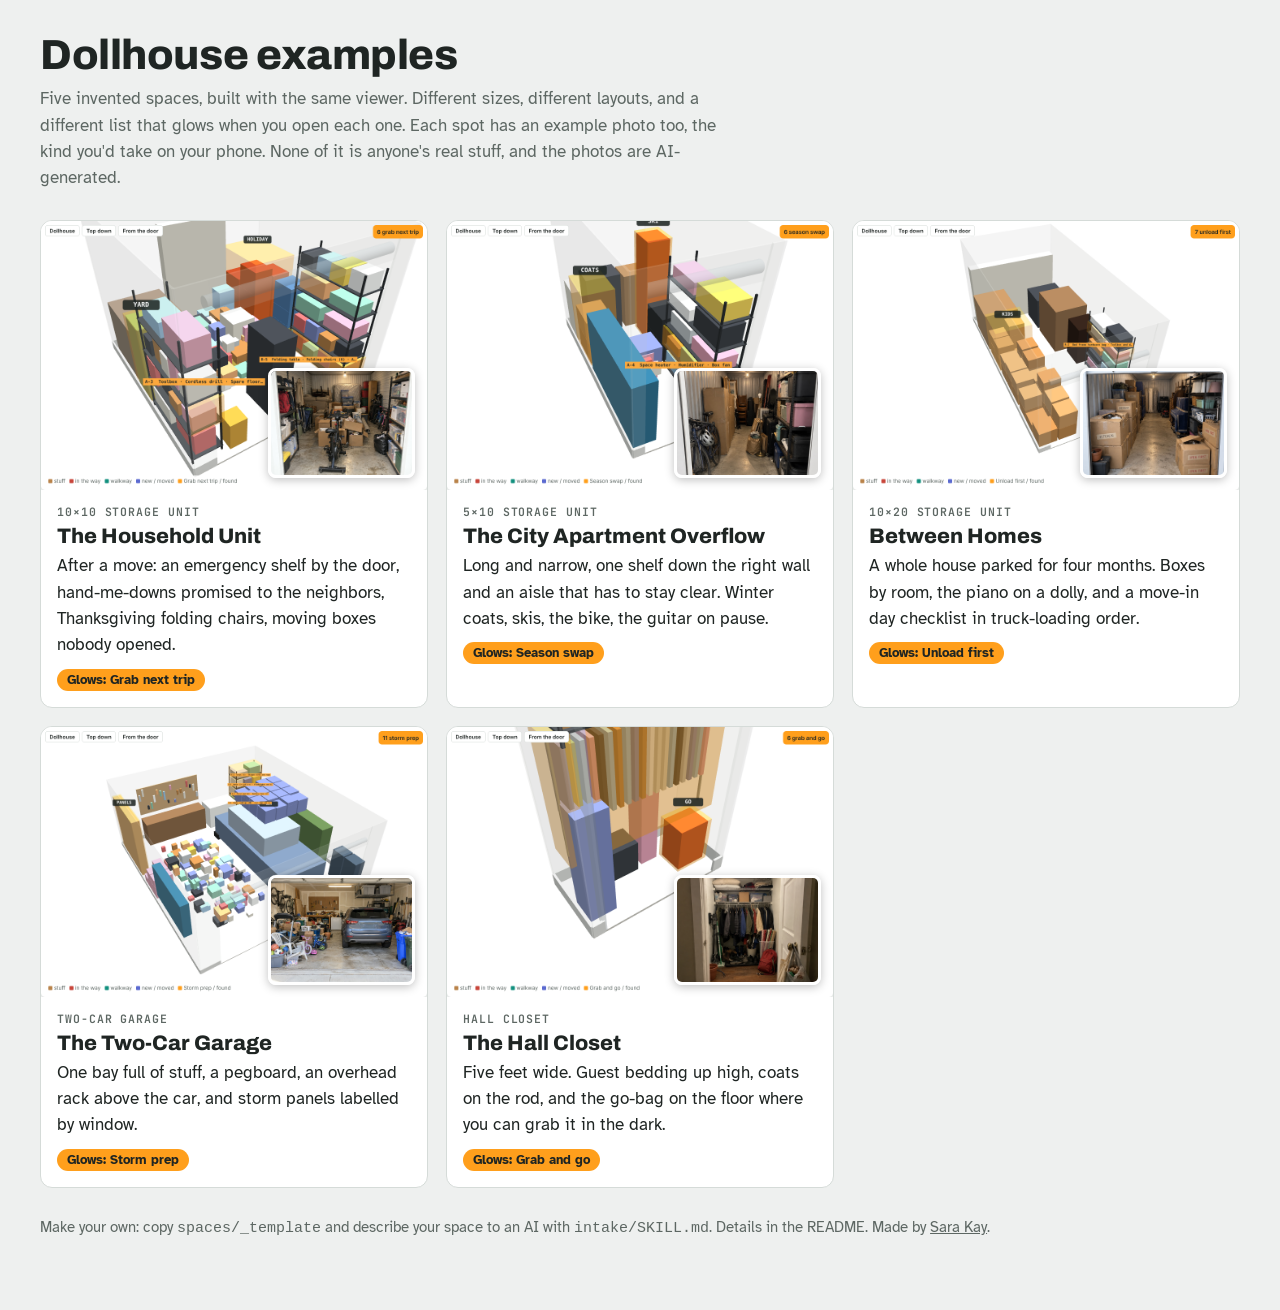
<file: index.html>
<!doctype html>
<html lang="en">
<head>
<meta charset="utf-8">
<meta name="viewport" content="width=device-width, initial-scale=1">
<title>Dollhouse Examples</title>
<link rel="stylesheet" href="https://fonts.googleapis.com/css2?family=Archivo:wght@500;700;800&family=Atkinson+Hyperlegible:wght@400;700&family=JetBrains+Mono:wght@400;600&display=swap">
<style>
:root{--bg:#eef0ef;--panel:#fff;--fg:#1f2523;--muted:#5d6763;--line:#d5dbd8;--glow:#ff9f1c;--chip:#e4e9e7;
  --f-display:"Archivo","Helvetica Neue",Arial,sans-serif;--f-body:"Atkinson Hyperlegible",system-ui,sans-serif;--f-mono:"JetBrains Mono",ui-monospace,Menlo,monospace}
@media (prefers-color-scheme:dark){:root:not([data-theme="light"]){--bg:#161a19;--panel:#1f2523;--fg:#e8ecea;--muted:#9aa5a0;--line:#323a37;--chip:#2a312f;color-scheme:dark}}
:root[data-theme="dark"]{--bg:#161a19;--panel:#1f2523;--fg:#e8ecea;--muted:#9aa5a0;--line:#323a37;--chip:#2a312f;color-scheme:dark}
*{box-sizing:border-box}
body{margin:0;background:var(--bg);color:var(--fg);font:17px/1.55 var(--f-body)}
main{width:min(100% - 32px,1200px);margin:0 auto;padding:32px 0 56px}
h1{font:800 clamp(28px,4vw,42px)/1.1 var(--f-display);margin:0 0 8px;letter-spacing:-.01em}
.lede{color:var(--muted);max-width:64ch;margin:0 0 28px}
.grid{display:grid;grid-template-columns:repeat(auto-fill,minmax(340px,1fr));gap:18px}
a.card{display:flex;flex-direction:column;background:var(--panel);border:1px solid var(--line);border-radius:12px;overflow:hidden;color:inherit;text-decoration:none}
a.card:hover{border-color:var(--muted)}
a.card:focus-visible{outline:2px solid var(--glow);outline-offset:3px}
.pic{position:relative}
.card .map{width:100%;aspect-ratio:950/664;object-fit:cover;background:var(--chip);display:block}
.card .photo{position:absolute;right:12px;bottom:12px;width:38%;aspect-ratio:4/3;object-fit:cover;border:3px solid #fff;border-radius:8px;box-shadow:0 2px 10px rgba(0,0,0,.25)}
.card .body{padding:14px 16px 16px;display:flex;flex-direction:column;gap:6px}
.eyebrow{font:600 11.5px var(--f-mono);letter-spacing:.08em;text-transform:uppercase;color:var(--muted)}
.card h2{font:800 21px var(--f-display);margin:0}
.card p{margin:0}
.glow{align-self:flex-start;margin-top:4px;font:700 13px var(--f-body);background:var(--glow);color:#1f2523;padding:3px 10px;border-radius:999px}
.foot{margin-top:28px;color:var(--muted);font-size:15px}
.foot a{color:inherit}
</style>
</head>
<body>
<main>
  <h1>Dollhouse examples</h1>
  <p class="lede">Five invented spaces, built with the same viewer. Different sizes, different layouts, and a different list that glows when you open each one. Each spot has an example photo too, the kind you'd take on your phone. None of it is anyone's real stuff, and the photos are AI-generated.</p>
  <div class="grid">
    <a class="card" href="spaces/1-household-10x10/index.html">
      <div class="pic"><img class="map" src="docs/1-household-10x10.png" alt="3D view of a 10 by 10 storage unit with two metal shelves, furniture and holiday bins"><img class="photo" src="spaces/1-household-10x10/photos/door.jpg" alt="Example photo from the door"></div>
      <div class="body"><div class="eyebrow">10×10 storage unit</div><h2>The Household Unit</h2>
        <p>After a move: an emergency shelf by the door, hand-me-downs promised to the neighbors, Thanksgiving folding chairs, moving boxes nobody opened.</p>
        <span class="glow">Glows: Grab next trip</span></div>
    </a>
    <a class="card" href="spaces/2-city-5x10/index.html">
      <div class="pic"><img class="map" src="docs/2-city-5x10.png" alt="3D view of a long narrow 5 by 10 storage unit with a shelf down one wall"><img class="photo" src="spaces/2-city-5x10/photos/door.jpg" alt="Example photo from the door"></div>
      <div class="body"><div class="eyebrow">5×10 storage unit</div><h2>The City Apartment Overflow</h2>
        <p>Long and narrow, one shelf down the right wall and an aisle that has to stay clear. Winter coats, skis, the bike, the guitar on pause.</p>
        <span class="glow">Glows: Season swap</span></div>
    </a>
    <a class="card" href="spaces/3-between-homes-10x20/index.html">
      <div class="pic"><img class="map" src="docs/3-between-homes-10x20.png" alt="3D view of a deep 10 by 20 storage unit packed with boxes and furniture"><img class="photo" src="spaces/3-between-homes-10x20/photos/door.jpg" alt="Example photo from the door"></div>
      <div class="body"><div class="eyebrow">10×20 storage unit</div><h2>Between Homes</h2>
        <p>A whole house parked for four months. Boxes by room, the piano on a dolly, and a move-in day checklist in truck-loading order.</p>
        <span class="glow">Glows: Unload first</span></div>
    </a>
    <a class="card" href="spaces/4-two-car-garage/index.html">
      <div class="pic"><img class="map" src="docs/4-two-car-garage.png" alt="3D view of a two-car garage with one car parked and the other bay full"><img class="photo" src="spaces/4-two-car-garage/photos/door.jpg" alt="Example photo from the door"></div>
      <div class="body"><div class="eyebrow">Two-car garage</div><h2>The Two-Car Garage</h2>
        <p>One bay full of stuff, a pegboard, an overhead rack above the car, and storm panels labelled by window.</p>
        <span class="glow">Glows: Storm prep</span></div>
    </a>
    <a class="card" href="spaces/5-hall-closet/index.html">
      <div class="pic"><img class="map" src="docs/5-hall-closet.png" alt="3D view of a small hall closet with shelves, coats and a red go-bag"><img class="photo" src="spaces/5-hall-closet/photos/door.jpg" alt="Example photo from the door"></div>
      <div class="body"><div class="eyebrow">Hall closet</div><h2>The Hall Closet</h2>
        <p>Five feet wide. Guest bedding up high, coats on the rod, and the go-bag on the floor where you can grab it in the dark.</p>
        <span class="glow">Glows: Grab and go</span></div>
    </a>
  </div>
  <p class="foot">Make your own: copy <code>spaces/_template</code> and describe your space to an AI with <code>intake/SKILL.md</code>. Details in the README. Made by <a href="https://sarakay.me">Sara Kay</a>.</p>
</main>
</body>
</html>
</file>
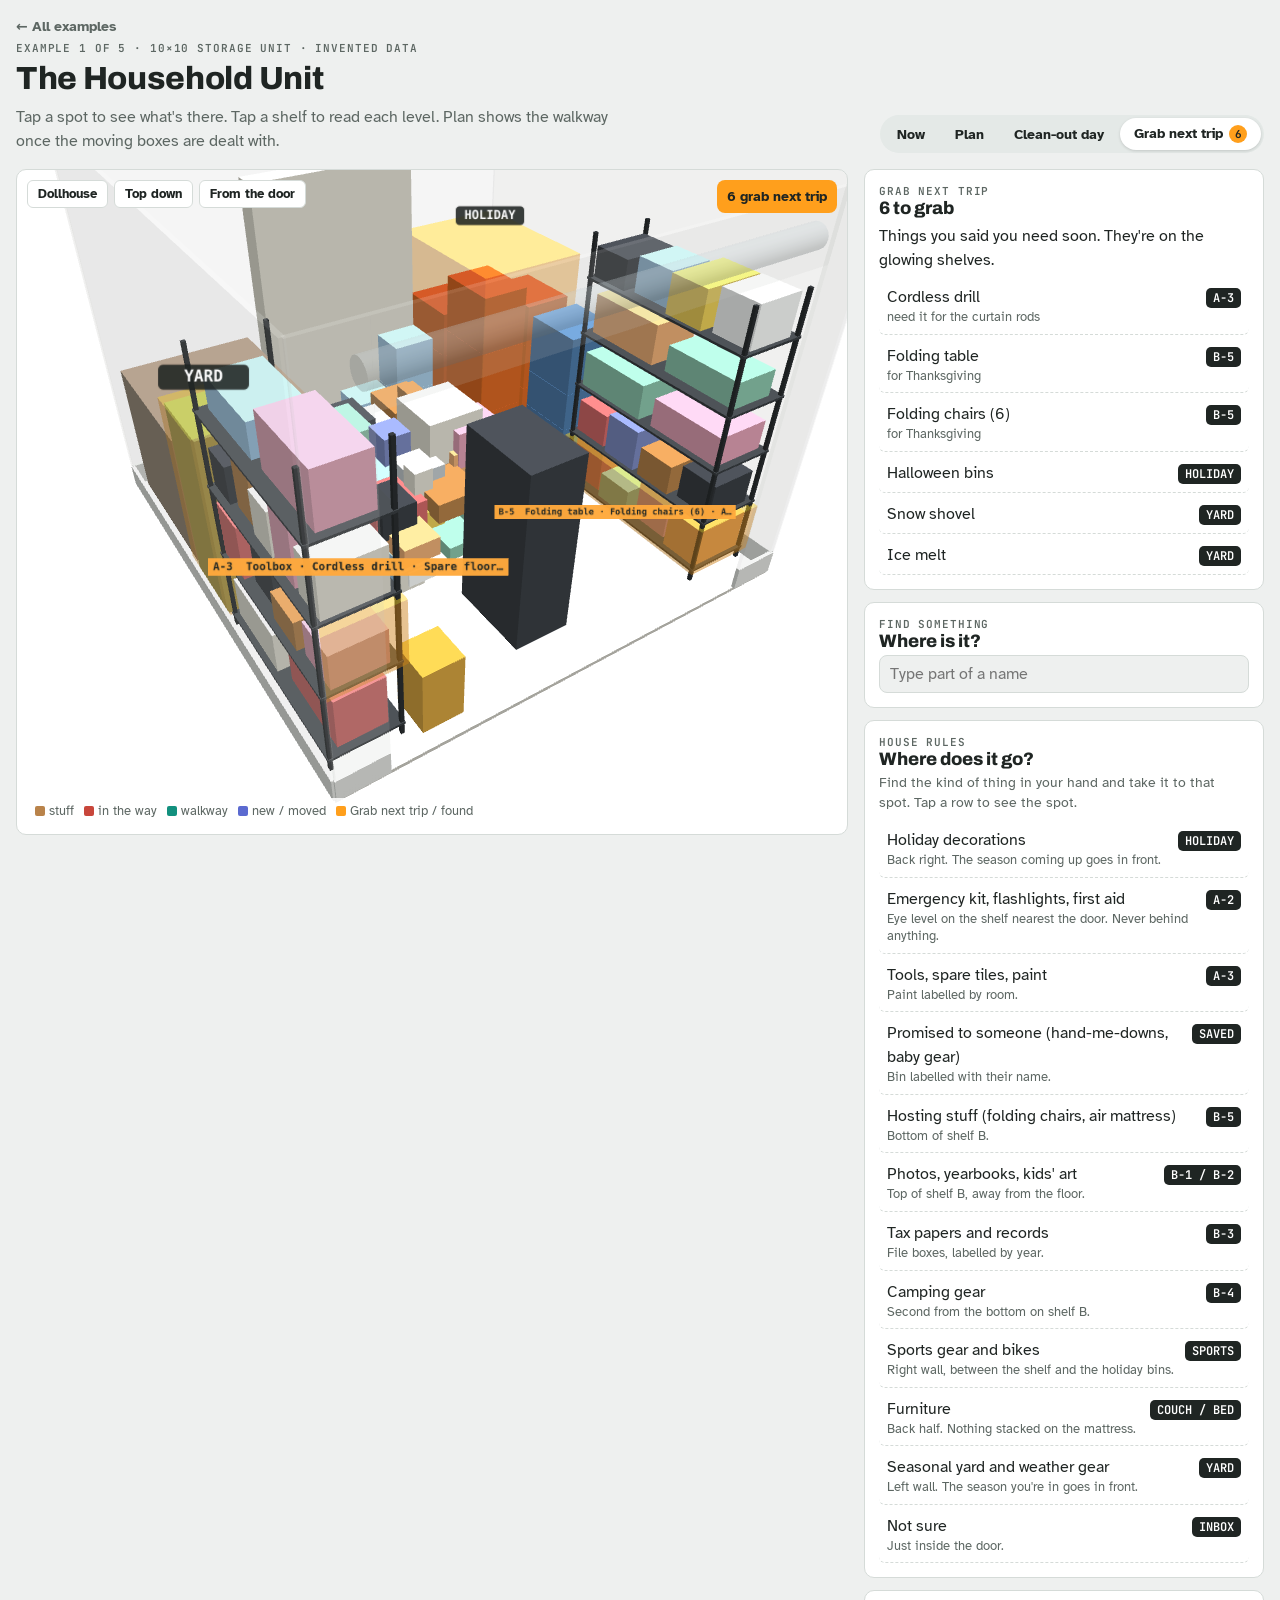
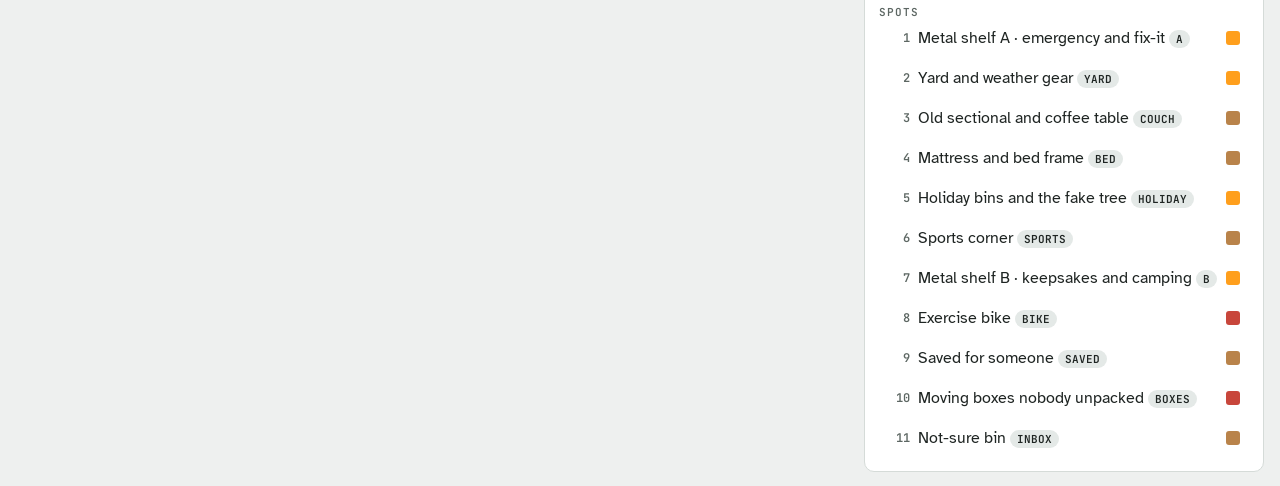
<file: spaces/1-household-10x10/index.html>
<!doctype html>
<html lang="en">
<head>
<meta charset="utf-8">
<meta name="viewport" content="width=device-width, initial-scale=1">
<title>Dollhouse</title>
<link rel="stylesheet" href="https://fonts.googleapis.com/css2?family=Archivo:wght@500;700;800&family=Atkinson+Hyperlegible:wght@400;700&family=JetBrains+Mono:wght@400;600&display=swap">
<link rel="stylesheet" href="../../viewer/dollhouse.css">
</head>
<body>
<div id="dollhouse"></div>
<!-- three.js is bundled in viewer/vendor so this works offline; fonts fall back to system fonts without internet -->
<script src="../../viewer/vendor/three.min.js"></script>
<script src="../../viewer/vendor/OrbitControls.js"></script>
<!-- this space's data: edit these two (items.js is generated from items.csv) -->
<script src="space.js"></script>
<script src="items.js"></script>
<script src="../../viewer/dollhouse.js"></script>
</body>
</html>
</file>
<file: viewer/dollhouse.css>
/* Dollhouse viewer styles. Colours are tokens so a space can override them in its own index.html. */
:root{
  --bg:#eef0ef; --panel:#ffffff; --fg:#1f2523; --muted:#5d6763; --line:#d5dbd8;
  --kraft:#b9834a; --steel:#7d8a92; --path:#12907e; --block:#c8463b; --plan:#5b6ad0;
  --glow:#ff9f1c; --chip:#e4e9e7;
  --f-display:"Archivo","Helvetica Neue",Arial,sans-serif;
  --f-body:"Atkinson Hyperlegible",system-ui,sans-serif;
  --f-mono:"JetBrains Mono",ui-monospace,Menlo,monospace;
}
@media (prefers-color-scheme: dark){:root:not([data-theme="light"]){
  --bg:#161a19; --panel:#1f2523; --fg:#e8ecea; --muted:#9aa5a0; --line:#323a37;
  --kraft:#d39b5d; --steel:#9aa7ae; --path:#2cc2aa; --block:#ec6a5e; --plan:#8f9bf0; --glow:#ffb547; --chip:#2a312f; color-scheme:dark}}
:root[data-theme="dark"]{
  --bg:#161a19; --panel:#1f2523; --fg:#e8ecea; --muted:#9aa5a0; --line:#323a37;
  --kraft:#d39b5d; --steel:#9aa7ae; --path:#2cc2aa; --block:#ec6a5e; --plan:#8f9bf0; --glow:#ffb547; --chip:#2a312f; color-scheme:dark}
*{box-sizing:border-box}
html,body{height:100%;margin:0}
body{background:var(--bg);color:var(--fg);font-family:var(--f-body);font-size:16px;line-height:1.5}
.dh-wrap{display:grid;grid-template-columns:minmax(0,1fr) 400px;gap:16px;padding:14px 16px;width:min(100%,1500px);margin:0 auto}
@media (max-width:900px){.dh-wrap{grid-template-columns:minmax(0,1fr)}}
.dh-head{grid-column:1/-1;display:flex;flex-wrap:wrap;align-items:flex-end;justify-content:space-between;gap:12px}
.dh-head h1{font-family:var(--f-display);font-weight:800;font-size:clamp(22px,3.2vw,32px);letter-spacing:-.01em;margin:0;text-wrap:balance}
.dh-sub{color:var(--muted);margin:2px 0 0;max-width:62ch}
.eyebrow{font:600 11px var(--f-mono);letter-spacing:.08em;text-transform:uppercase;color:var(--muted)}
.seg{display:inline-flex;flex-wrap:wrap;background:var(--chip);border-radius:999px;padding:3px;gap:2px}
.seg button{font:600 14px var(--f-body);border:0;background:transparent;color:var(--fg);padding:7px 14px;border-radius:999px;cursor:pointer}
.seg button[aria-pressed="true"]{background:var(--panel);box-shadow:0 1px 3px rgba(0,0,0,.15)}
.seg button .count{display:inline-block;min-width:18px;margin-left:6px;padding:0 5px;border-radius:999px;background:var(--glow);color:#1f2523;font:700 11px var(--f-mono);line-height:18px}
button:focus-visible,.zone:focus-visible,.rule:focus-visible,.hit:focus-visible,input:focus-visible{outline:2px solid var(--path);outline-offset:2px}
.stagebox{position:relative;min-width:0;border:1px solid var(--line);border-radius:10px;overflow:hidden;background:var(--panel);height:min(74vh,680px);min-height:380px}
#dh-stage{position:absolute;inset:0}
#dh-stage canvas{display:block}
.view{position:absolute;left:10px;top:10px;display:flex;gap:6px;flex-wrap:wrap}
.view button{font:600 13px var(--f-body);border:1px solid var(--line);background:var(--panel);color:var(--fg);padding:5px 10px;border-radius:6px;cursor:pointer}
.legend{position:absolute;left:10px;bottom:10px;display:flex;gap:10px;flex-wrap:wrap;font:13px var(--f-body);color:var(--muted);background:color-mix(in srgb,var(--panel) 85%,transparent);padding:5px 8px;border-radius:6px}
.legend i{display:inline-block;width:10px;height:10px;border-radius:2px;margin-right:4px;vertical-align:-1px}
.verdict{position:absolute;right:10px;top:10px;max-width:280px;font:600 14px var(--f-body);padding:8px 10px;border-radius:8px;color:#fff;background:var(--path)}
@media (max-width:600px){.verdict{top:auto;bottom:56px;right:10px;left:10px;max-width:none}}
.verdict.glow{background:var(--glow);color:#1f2523}
.dh-err{position:absolute;inset:0;display:grid;place-items:center;color:var(--muted);padding:20px;text-align:center}
aside{display:flex;flex-direction:column;gap:12px;min-width:0}
.card{background:var(--panel);border:1px solid var(--line);border-radius:10px;padding:14px}
.card h2{font:800 18px var(--f-display);margin:0 0 4px}
.card[hidden]{display:none}
#dh-detail img{width:100%;max-height:260px;object-fit:cover;border-radius:6px;margin:8px 0;background:var(--chip)}
#dh-detail p{margin:6px 0}
.pill{display:inline-block;font:600 11px var(--f-mono);padding:2px 7px;border-radius:999px;background:var(--chip);color:var(--fg)}
.pill.gone{background:color-mix(in srgb,var(--block) 22%,var(--panel))}
.pill.move{background:color-mix(in srgb,var(--plan) 25%,var(--panel))}
.pill.new{background:color-mix(in srgb,var(--path) 25%,var(--panel))}
.pill.hot{background:var(--glow);color:#1f2523}
.zones,.rules,.hits{list-style:none;margin:0;padding:0;display:grid;gap:2px}
.zone{display:grid;grid-template-columns:22px minmax(0,1fr) auto;gap:8px;align-items:center;padding:6px 8px;border-radius:6px;cursor:pointer;border:1px solid transparent}
.zone:hover{background:var(--chip)}
.zone[aria-current="true"]{border-color:var(--line);background:var(--chip)}
.zone .n{font:600 12px var(--f-mono);color:var(--muted);text-align:right}
.zone .sw{width:14px;height:14px;border-radius:3px}
.rule,.hit{display:grid;grid-template-columns:minmax(0,1fr) auto;gap:10px;align-items:baseline;padding:7px 8px;border-radius:6px;cursor:pointer;border-bottom:1px dashed var(--line)}
.rule:hover,.rule[aria-current="true"],.hit:hover,.hit[aria-current="true"]{background:var(--chip)}
.addr{font:600 12px var(--f-mono);padding:2px 7px;border-radius:5px;background:var(--fg);color:var(--panel);white-space:nowrap}
.rule small,.hit small{display:block;color:var(--muted);font-size:13px;line-height:1.35}
.note{font-size:13.5px;color:var(--muted);margin:8px 0 0}
.lv{display:grid;gap:2px;margin-top:8px;font-size:15px}
.lv div{display:grid;grid-template-columns:52px minmax(0,1fr);gap:8px;padding:5px 0;border-top:1px solid var(--line)}
.lv b{font:600 12px var(--f-mono);padding-top:3px}
.lv .dim{color:var(--muted);font-style:italic}
.lv .hot{background:color-mix(in srgb,var(--glow) 28%,var(--panel));border-radius:4px;padding:0 4px}
.find input{width:100%;font:16px var(--f-body);padding:8px 10px;border-radius:8px;border:1px solid var(--line);background:var(--bg);color:var(--fg)}
.steps{margin:6px 0 0;padding:0;list-style:none;display:grid;gap:2px;counter-reset:s}
.steps li{display:grid;grid-template-columns:22px minmax(0,1fr);gap:8px;padding:7px 0;border-top:1px solid var(--line);counter-increment:s}
.steps input{width:18px;height:18px;margin:3px 0 0;accent-color:var(--path)}
.steps label{cursor:pointer}
.steps label::before{content:counter(s) ". ";font:600 12px var(--f-mono);color:var(--muted)}
.steps li.done label{color:var(--muted);text-decoration:line-through}
.steps small{display:block;color:var(--muted);font-size:13px}
.dh-back{display:inline-block;margin-bottom:6px;font:600 14px var(--f-body);color:var(--muted);text-decoration:none}
.dh-back:hover{color:var(--fg)}
</file>
